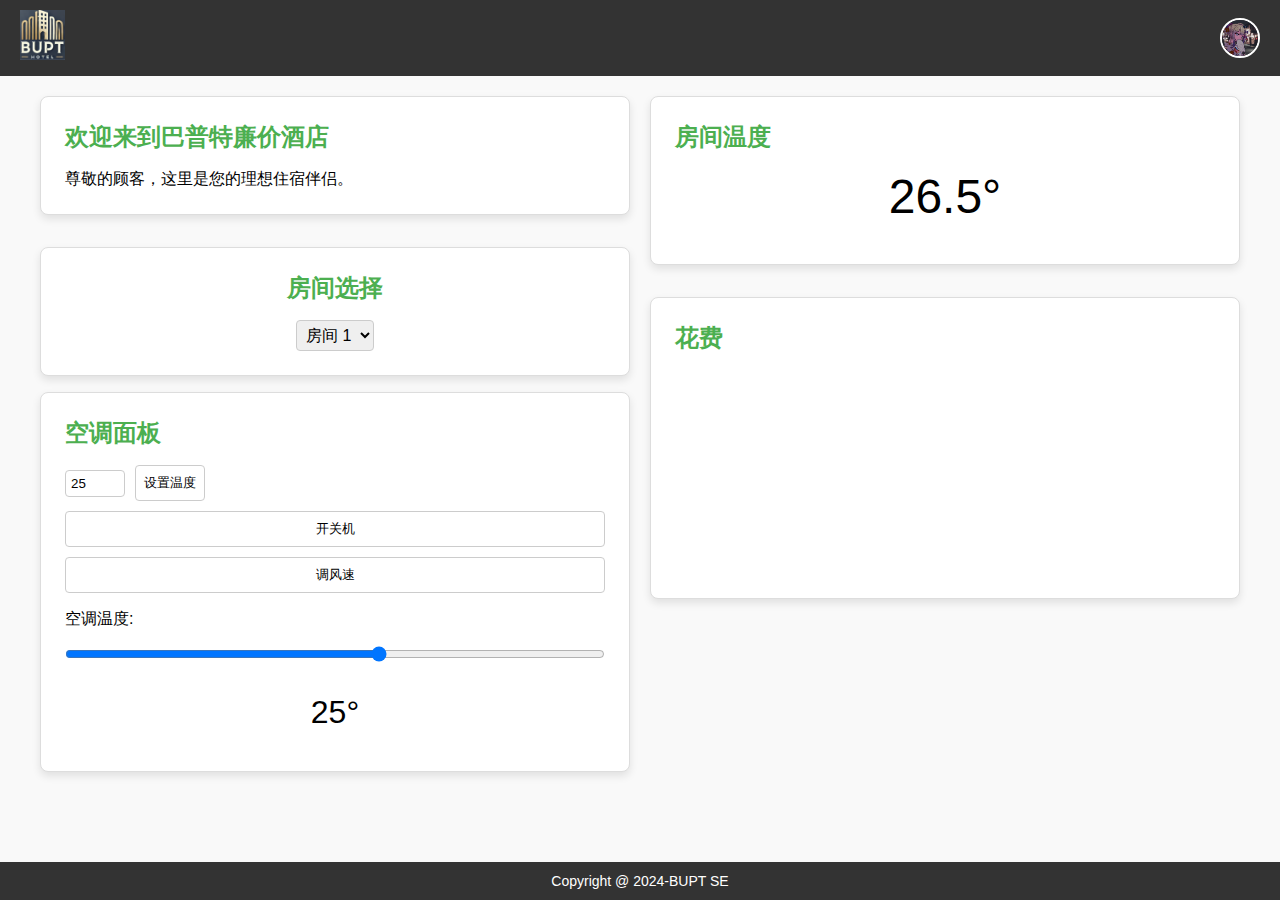
<file: software-master/frontend/html/index.html>
<!DOCTYPE html>
<html lang="en">
<head>
    <meta charset="UTF-8">
    <meta name="viewport" content="width=device-width, initial-scale=1.0">
    <title>Hotel Room Control</title>
    <link rel="stylesheet" href="../css/styles.css">
</head>
<body>
    <header>
        <div class="logo">
            <img src="../assest/logo.png" alt="Hotel Logo" />
        </div>
        <div class="user-profile">
            <img src="../assest/guest.png" alt="Guest Avatar" class="avatar" />
        </div>
    </header>

    <main>
        <div class="container">
            <div class="left-column">
                <section id="welcome-section" class="panel">
                    <h2>欢迎来到巴普特廉价酒店</h2>
                    <p>尊敬的顾客，这里是您的理想住宿伴侣。</p>
                </section>
                 <section id="room-id-selector" class="panel">
                     <h2>房间选择</h2>
                      <select id="room-id" onchange="setRoomId(this.value)">
                        <option value="1">房间 1</option>
                        <option value="2">房间 2</option>
                        <option value="3">房间 3</option>
                          <option value="4">房间 4</option>
                          <option value="5">房间 5</option>
                      </select>
                </section>
                <section id="air-conditioner-control" class="panel">
                    <h2>空调面板</h2>
                    <div class="controls">
                        <div class="temp-input-container">
                            <input type="number" id="temp-input" min="18" max="30" value="25">
                            <button onclick="setTemperature()">设置温度</button>
                        </div>
                        <button onclick="togglePower()">开关机</button>
                        <button onclick="changeFanSpeed()">调风速</button>
                    </div>
                    <label for="ac-temp">空调温度:</label>
                    <input type="range" id="ac-temp" min="18" max="30" value="25" oninput="updateDisplayTemp()">
                    <span id="display-temp">25°</span>
                    <div id="fan-speed-icon"></div>
                </section>

            </div>

            <div class="right-column">
                <section id="room-temperature" class="panel">
                    <h2>房间温度</h2>
                    <span id="current-temp">26.5°</span>
                </section>

                <section id="expenses" class="panel">
                    <h2>花费</h2>
                    <canvas id="expense-chart"></canvas>
                </section>
            </div>
        </div>
    </main>

    <footer>
        <a href="https://github.com/prepikes/software" target="_blank">
            Copyright @ 2024-BUPT SE
        </a>
    </footer>

    <script src="../js/scripts.js"></script>
</body>
</html>
</file>
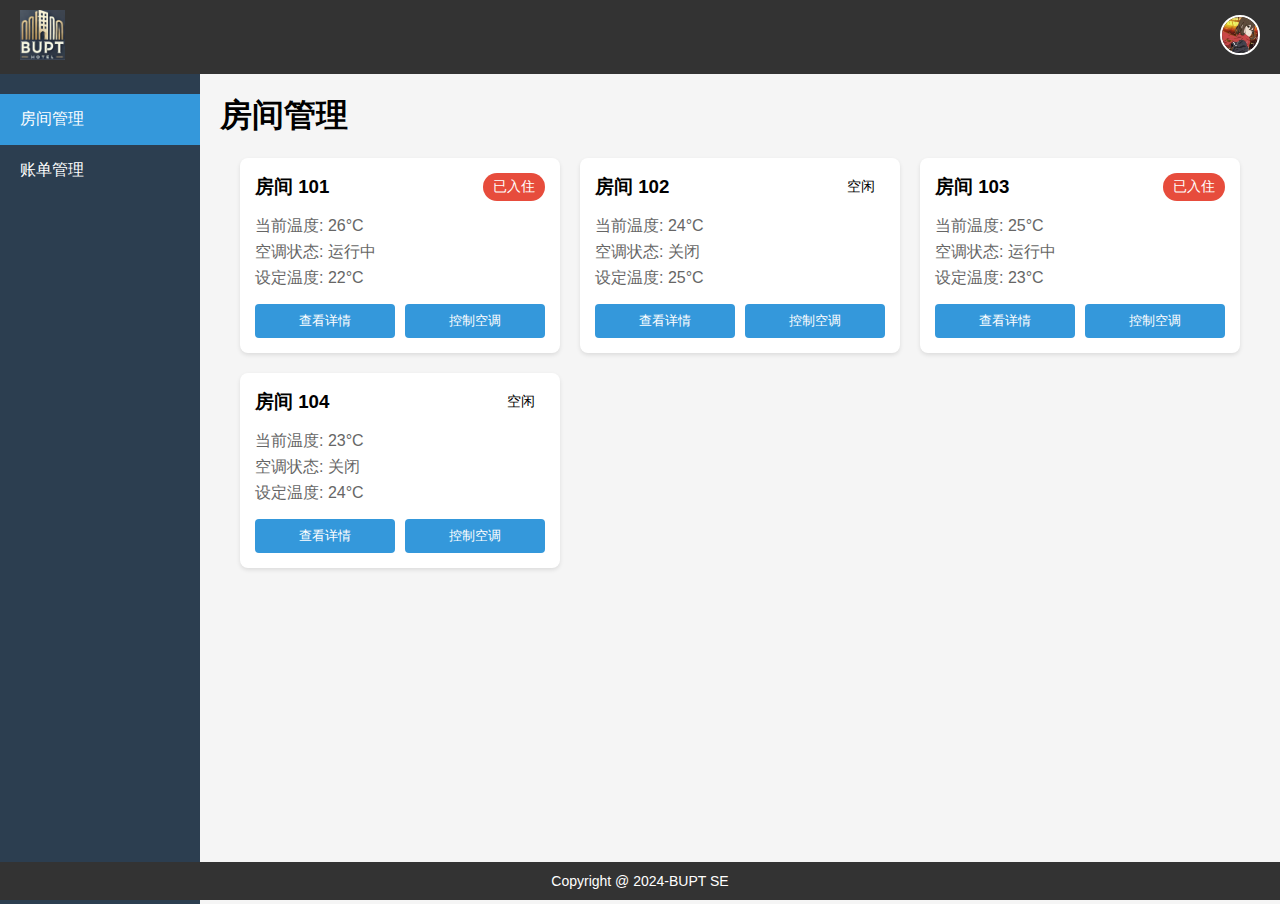
<file: software-master/frontend/html/admin_index.html>
<!DOCTYPE html>
<html lang="en">
<head>
    <meta charset="UTF-8">
    <meta name="viewport" content="width=device-width, initial-scale=1.0">
    <title>酒店管理系统</title>
    <link rel="stylesheet" href="../css/admin_styles.css">
</head>
<body>
    <header>
        <div class="logo">
            <img src="../assest/logo.png" alt="Hotel Logo" />
        </div>
        <div class="user-profile">
            <img src="../assest/admin.png" alt="Admin Avatar" class="avatar" />
        </div>
    </header>

    <div class="main-container">
        <!-- 左侧导航栏 -->
        <nav class="sidebar">
            <button class="nav-button active" onclick="switchPage('room-management')">
                房间管理
            </button>
            <button class="nav-button" onclick="switchPage('bill-management')">
                账单管理
            </button>
        </nav>

        <!-- 右侧内容区域 -->
        <main class="content">
            <!-- 房间管理页面 -->
            <div id="room-management" class="page active">
                <h1>房间管理</h1>
                <div class="room-grid">
                    <!-- 删除静态示例房间卡片，所有房间卡片将通过 JavaScript 动态生成 -->
                </div>
            </div>

            <!-- 账单管理页面 -->
            <div id="bill-management" class="page">
                <h1>账单管理</h1>
                <div class="bill-container">
                    <div class="bill-filters">
                        <input type="date" class="date-filter">
                        <select class="room-filter">
                            <option value="">选择房间</option>
                            <option value="101">101房</option>
                            <option value="102">102房</option>
                        </select>
                        <button class="search-btn">搜索</button>
                    </div>
                    <div class="bill-table">
                        <table>
                            <thead>
                                <tr>
                                    <th>房间号</th>
                                    <th>日期</th>
                                    <th>使用时长</th>
                                    <th>费用</th>
                                    <th>状态</th>
                                </tr>
                            </thead>
                            <tbody>
                                <!-- 账单数据将通过JavaScript动态添加 -->
                            </tbody>
                        </table>
                    </div>
                </div>
            </div>

            <!-- 空调详单页面 -->
            <div id="ac-details" class="page">
                <div class="page-header">
                    <button class="back-btn" onclick="switchPage('room-management')">返回</button>
                    <h1>空调详单</h1>
                </div>
                <div class="details-container">
                    <div class="details-header">
                        <h2>房间号：<span id="detail-room-number">101</span></h2>
                    </div>
                    <div class="details-content">
                        <div class="detail-item">
                            <label>费用：</label>
                            <span id="current-cost">¥25.5</span>
                        </div>
                        <div class="detail-item">
                            <label>费率：</label>
                            <span id="current-rate">¥0.5/时</span>
                        </div>
                        <div class="detail-item">
                            <label>风速：</label>
                            <span id="current-speed">中速</span>
                        </div>
                        <div class="detail-item">
                            <label>开始时间：</label>
                            <span id="start-time">2024-03-20 14:30</span>
                        </div>
                        <div class="detail-item">
                            <label>结束时间：</label>
                            <span id="end-time">2024-03-20 16:30</span>
                        </div>
                    </div>
                </div>
            </div>

            <!-- 空调控制面板页面 -->
            <div id="ac-control" class="page">
                <div class="page-header">
                    <button class="back-btn" onclick="switchPage('room-management')">返回</button>
                    <h1>空调控制面板</h1>
                    <h2>房间号：<span id="control-room-number">101</span></h2>
                </div>
                <div class="control-panel">
                    <div class="panel">
                        <h2>空调控制</h2>
                        <div class="controls">
                            <div class="temp-input-container">
                                <input type="number" id="temp-input" min="18" max="30" value="25">
                                <button onclick="setTemperature()">设置温度</button>
                            </div>
                            <button onclick="togglePower()">开关机</button>
                            <button onclick="changeFanSpeed()">调风速</button>
                        </div>
                        <label for="ac-temp">空调温度:</label>
                        <input type="range" id="ac-temp" min="18" max="30" value="25" oninput="updateDisplayTemp()">
                        <span id="display-temp">25°</span>
                        <div class="fan-speed-container">
                            <label>风速:</label>
                            <div id="fan-speed-icon"></div>
                        </div>
                    </div>
                </div>
            </div>
        </main>
    </div>

    <footer>
        <a href="https://github.com/prepikes/software" target="_blank">
            Copyright @ 2024-BUPT SE
        </a>
    </footer>

    <script src="../js/admin_scripts.js"></script>
</body>
</html>
</file>
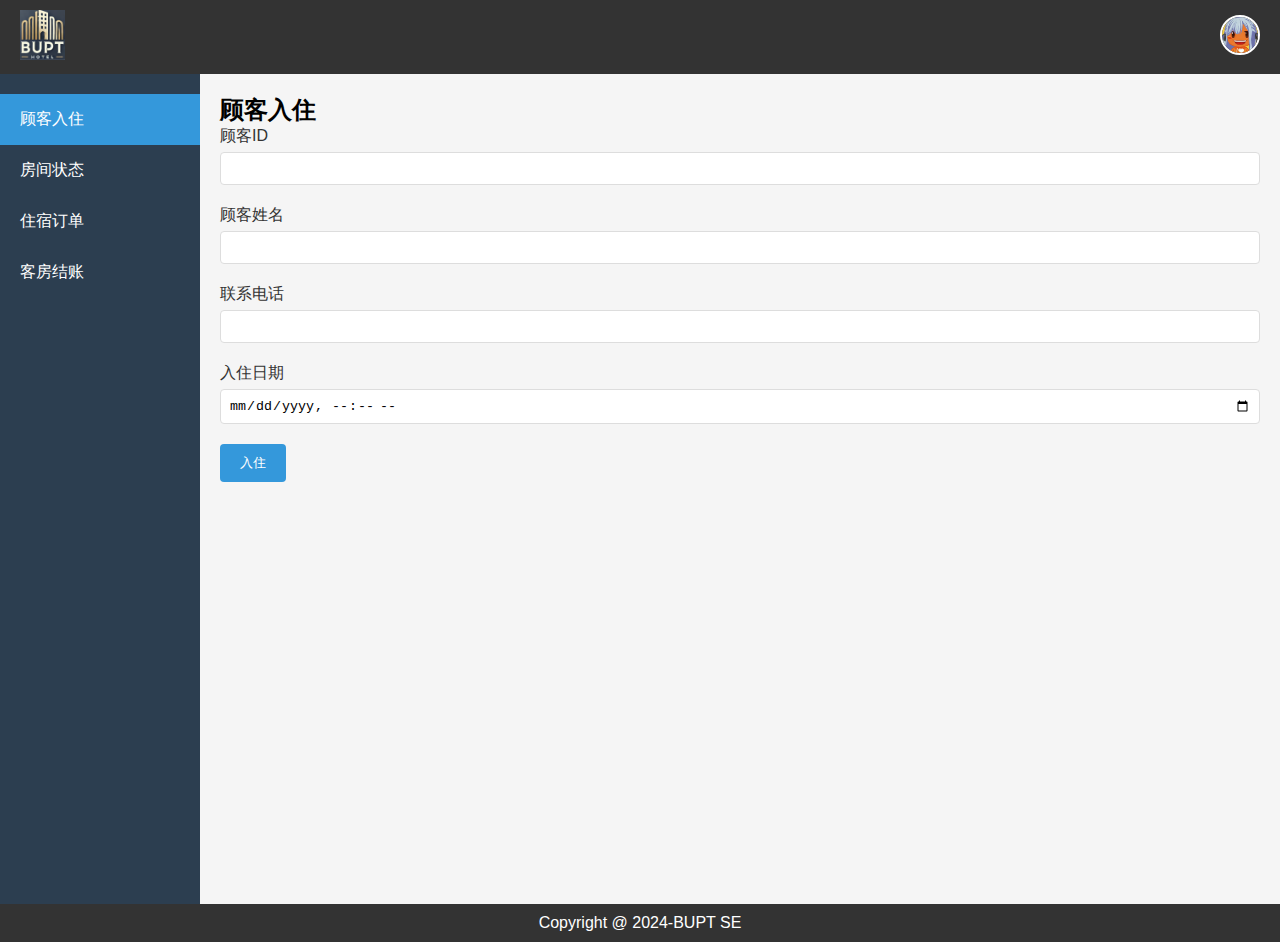
<file: software-master/frontend/html/frontdesk.html>
<!DOCTYPE html>
<html lang="en">
<head>
    <meta charset="UTF-8">
    <meta name="viewport" content="width=device-width, initial-scale=1.0">
    <title>前台管理系统</title>
    <link rel="stylesheet" href="../css/frontdesk_styles.css">
</head>
<body>
    <header>
        <div class="logo">
            <img src="../assest/logo.png" alt="Hotel Logo" />
        </div>
        <div class="user-profile">
            <img src="../assest/receptionist.png" alt="Front Desk Avatar" class="avatar" />
        </div>
    </header>

    <div class="main-container">
        <!-- 左侧导航栏 -->
        <nav class="sidebar">
            <button class="nav-button active" onclick="switchPage('customer-registration')">
                顾客入住
            </button>
            <button class="nav-button" onclick="switchPage('room-status')">
                房间状态
            </button>
            <button class="nav-button" onclick="switchPage('accommodation-order')">
                住宿订单
                
            </button>
            <button class="nav-button" onclick="switchPage('check-out')">
                客房结账
            </button>
        </nav>

        <!-- 右侧内容区域 -->
        <main class="content">
            <!-- 顾客入住页面 -->
            <div id="customer-registration" class="page active">
                <h2>顾客入住</h2>
                <div class="registration-form">
                    <div class="form-group">
                        <label for="cust-id">顾客ID</label>
                        <input type="text" id="cust-id" required>
                    </div>
                    <div class="form-group">
                        <label for="cust-name">顾客姓名</label>
                        <input type="text" id="cust-name" required>
                    </div>
                    <div class="form-group">
                        <label for="phone-number">联系电话</label>
                        <input type="tel" id="phone-number" required>
                    </div>
                    <div class="form-group">
                        <label for="check-in-date">入住日期</label>
                        <input type="datetime-local" id="check-in-date" required>
                    </div>
                    <button onclick="registerCustomer()" class="submit-btn">入住</button>
                </div>
            </div>

            <!-- 房间状态页面 -->
            <div id="room-status" class="page">
                <h2>房间状态查询</h2>
                <div class="status-container">
                    <div class="date-picker">
                        <label for="query-date">查询日期</label>
                        <input type="date" id="query-date" onchange="checkRoomState()">
                    </div>
                    <div class="room-status-grid" id="room-status-grid">
                        <!-- 房间状态卡片将通过JavaScript动态生成 -->
                    </div>
                </div>
            </div>

            <!-- 住宿订单页面 -->
            <div id="accommodation-order" class="page">
                <h2>创建住宿订单</h2>
                <div class="order-form">
                    <div class="form-group">
                        <label for="customer-id">顾客ID</label>
                        <input type="text" id="customer-id" required>
                    </div>
                    <div class="form-group">
                        <label for="room-id">房间号</label>
                        <input type="number" id="room-id" required>
                    </div>
                    <button onclick="createAccommodationOrder()" class="submit-btn">创建订单</button>
                </div>
            </div>

            <!-- 结账页面 -->
            <div id="check-out" class="page">
                <h2>客房结账</h2>
                <div class="checkout-form">
                    <div class="form-group">
                        <label for="checkout-room-id">房间号</label>
                        <input type="number" id="checkout-room-id" required>
                    </div>
                    <button onclick="processCheckout()" class="submit-btn">结账</button>
                </div>
                
                <!-- 结账详情弹窗 -->
                <div id="checkout-details" class="modal">
                    <div class="modal-content">
                        <h3>结账详情</h3>
                        <div id="checkout-info"></div>
                        <div class="button-group">
                            <button onclick="confirmPayment()" class="submit-btn">确认支付</button>
                            <button onclick="cancelCheckout()" class="cancel-btn">取消</button>
                        </div>
                    </div>
                </div>
            </div>
        </main>
    </div>

    <footer>
        <a href="https://github.com/prepikes/software" target="_blank">
            Copyright @ 2024-BUPT SE
        </a>
    </footer>

    <script src="../js/frontdesk_scripts.js"></script>
</body>
</html>
</file>
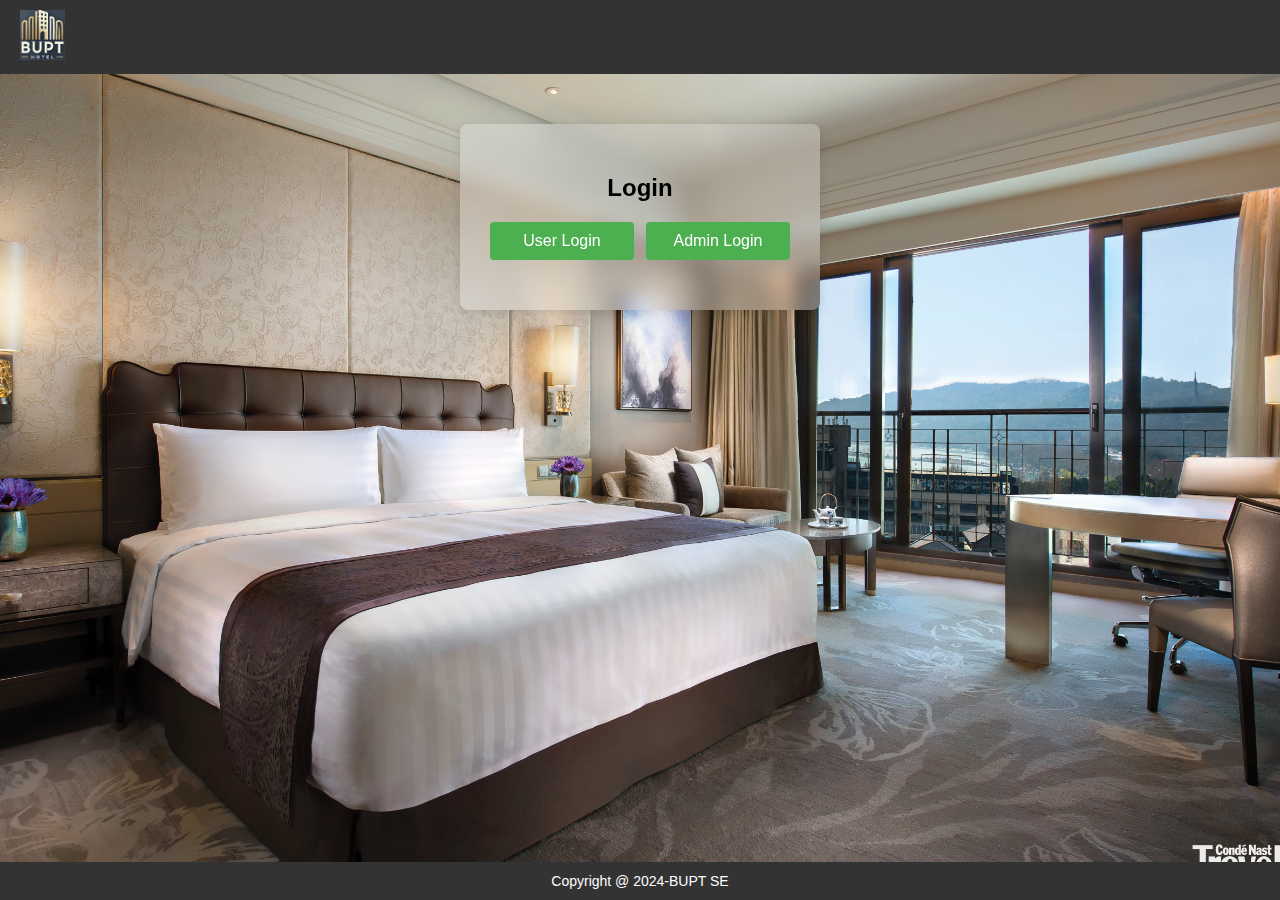
<file: software-master/frontend/html/login.html>
<!DOCTYPE html>
<html lang="en">
<head>
    <meta charset="UTF-8">
    <meta name="viewport" content="width=device-width, initial-scale=1.0">
    <title>Hotel Room Control - Login</title>
    <link rel="stylesheet" href="../css/login_styles.css">
</head>
<body>
    <header>
        <div class="logo">
            <img src="../assest/logo.png" alt="Hotel Logo">
        </div>
    </header>

    <!-- Login Form Section -->
    <div class="login-container">
        <h2>Login</h2>
        
        <!-- Identity Selection -->
        <div class="identity-selection">
            <button id="userLoginBtn">User Login</button>
            <button id="adminLoginBtn">Admin Login</button>
        </div>

        <!-- User Login Form (Initially hidden) -->
        <form id="userLoginForm" class="login-form" style="display: none;">
            <div class="input-group">
                <label for="username">Room Number</label>
                <input type="text" id="username" name="username" placeholder="Enter room number" required />
            </div>
            <div class="input-group">
                <label for="password">ID Card Number</label>
                <input type="password" id="password" name="password" placeholder="Enter ID card number" required />
            </div>
            <button type="submit">Login</button>
        </form>

        <!-- Admin Login Form (Initially hidden) -->
        <form id="adminLoginForm" class="login-form" style="display: none;">
            <div class="input-group">
                <label for="adminUsername">Username</label>
                <input type="text" id="adminUsername" name="adminUsername" placeholder="Enter admin username" required />
            </div>
            <div class="input-group">
                <label for="adminPassword">Password</label>
                <input type="password" id="adminPassword" name="adminPassword" placeholder="Enter admin password" required />
            </div>
            <button type="submit">Login</button>
        </form>

        <div id="error-message" class="error-message"></div>
    </div>

    <footer>
        <a href="https://github.com/prepikes/software" target="_blank">
            Copyright @ 2024-BUPT SE
        </a>
    </footer>

    <script src="../js/login_scripts.js"></script>
</body>
</html>
</file>
<file: software-master/frontend/css/styles.css>
* {
    margin: 0;
    padding: 0;
    box-sizing: border-box;
}

body {
    font-family: Arial, sans-serif;
    background-color: #f9f9f9;
    min-height: 100vh;
    display: flex;
    flex-direction: column;
}
#room-id-selector {
    margin-bottom: 1rem;
    text-align: center;
}

#room-id {
    padding: 5px;
    border: 1px solid #ccc;
    border-radius: 4px;
    font-size: 1rem;
}

header {
    display: flex;
    justify-content: space-between;
    align-items: center;
    padding: 10px 20px;
    background-color: #333;
}

.logo {
    font-size: 1.5rem;
}

.logo img {
    height: 50px;
    width: auto;
}

.user-profile {
    display: flex;
    align-items: center;
}

.avatar {
    width: 40px;
    height: 40px;
    border-radius: 50%;
    cursor: pointer;
    border: 2px solid #fff;
}

.avatar:hover {
    opacity: 0.8;
}

main {
    flex: 1;
    padding: 20px;
}

.container {
    display: flex;
    gap: 20px;
    max-width: 1200px;
    margin: 0 auto;
}

.left-column,
.right-column {
    flex: 1;
}

.panel {
    background-color: white;
    border: 1px solid #ddd;
    border-radius: 8px;
    margin-bottom: 2rem;
    padding: 1.5rem;
    box-shadow: 0 4px 8px rgba(0,0,0,0.1);
}

.panel h2 {
    margin-bottom: 1rem;
    color: #4CAF50;
}

.controls {
    display: flex;
    flex-direction: column;
    gap: 10px;
    margin-bottom: 1rem;
}

.controls button {
    padding: 0.5rem;
    border: 1px solid #ccc;
    border-radius: 4px;
    cursor: pointer;
    background-color: #fff;
}

.controls button:hover {
    background-color: #f0f0f0;
}

/* 温度输入框容器样式 */
.temp-input-container {
    display: flex;
    gap: 10px;
    align-items: center;
}

#temp-input {
    width: 60px;
    padding: 5px;
    border: 1px solid #ccc;
    border-radius: 4px;
}

#temp-input:disabled,
.temp-input-container button:disabled {
    background-color: #f5f5f5;
    cursor: not-allowed;
    opacity: 0.7;
}

/* 滑动条样式 */
#air-conditioner-control input[type="range"] {
    width: 100%;
    margin: 1rem 0;
}

#display-temp {
    display: block;
    font-size: 2rem;
    text-align: center;
    margin: 1rem 0;
}

#fan-speed-icon {
    text-align: center;
    margin-top: 1rem;
    font-family: monospace;
    font-size: 1.2rem;
}

.speed-bar {
    display: inline-block;
    width: 8px;
    margin: 0 2px;
    background-color: #ddd;
    transition: all 0.3s ease;
}

/* 添加渐升效果 */
.speed-bar:nth-child(1) {
    height: 15px;
}

.speed-bar:nth-child(2) {
    height: 20px;
}

.speed-bar:nth-child(3) {
    height: 25px;
}

.speed-bar.active {
    background-color: #333;
}

/* 房间温度显示 */
#current-temp {
    display: block;
    font-size: 3rem;
    text-align: center;
    margin: 1rem 0;
}

/* 费用图表容器 */
#expense-chart {
    width: 100%;
    height: 200px;
}

footer {
    background-color: #333;
    color: white;
    text-align: center;
    padding: 10px 0;
    margin-top: auto;
}

footer a {
    color: #fff;
    text-decoration: none;
    font-size: 14px;
}

footer a:hover {
    text-decoration: underline;
}
</file>
<file: software-master/frontend/css/admin_styles.css>
* {
    margin: 0;
    padding: 0;
    box-sizing: border-box;
  }
  
  body {
    font-family: Arial, sans-serif;
    background-color: #f5f5f5;
  }
  
  header {
    display: flex;
    justify-content: space-between;
    align-items: center;
    padding: 10px 20px;
    background-color: #333;
    color: white;
  }
  
  .logo img {
    height: 50px;
    width: auto;
  }
  
  .avatar {
    width: 40px;
    height: 40px;
    border-radius: 50%;
    border: 2px solid white;
  }
  
  .main-container {
    display: flex;
    height: calc(100vh - 70px);
  }
  
  /* 侧边栏样式 */
  .sidebar {
    width: 200px;
    background-color: #2c3e50;
    padding: 20px 0;
    display: flex;
    flex-direction: column;
  }
  
  .nav-button {
    padding: 15px 20px;
    border: none;
    background: none;
    color: white;
    text-align: left;
    font-size: 16px;
    cursor: pointer;
    transition: background-color 0.3s;
  }
  
  .nav-button:hover {
    background-color: #34495e;
  }
  
  .nav-button.active {
    background-color: #3498db;
  }
  
  /* 主内容区域样式 */
  .content {
    flex: 1;
    padding: 20px;
    overflow-y: auto;
  }
  
  /* 房间管理页面样式 */
  .room-grid {
    display: grid;
    grid-template-columns: repeat(auto-fill, minmax(300px, 1fr));
    gap: 20px;
    padding: 20px;
  }
  
  .room-card {
    background: white;
    border-radius: 8px;
    padding: 15px;
    box-shadow: 0 2px 4px rgba(0,0,0,0.1);
  }
  
  .room-header {
    display: flex;
    justify-content: space-between;
    align-items: center;
    margin-bottom: 15px;
  }
  
  .status {
    padding: 5px 10px;
    border-radius: 15px;
    font-size: 14px;
  }
  
  .status.occupied {
    background-color: #e74c3c;
    color: white;
  }
  
  .room-info {
    margin-bottom: 15px;
  }
  
  .room-info p {
    margin: 5px 0;
    color: #666;
  }
  
  .room-controls {
    display: flex;
    gap: 10px;
  }
  
  .control-btn {
    flex: 1;
    padding: 8px;
    border: none;
    border-radius: 4px;
    background-color: #3498db;
    color: white;
    cursor: pointer;
  }
  
  .control-btn:hover {
    background-color: #2980b9;
  }
  
  /* 账单管理页面样式 */
  .bill-container {
    background: white;
    border-radius: 8px;
    padding: 20px;
    box-shadow: 0 2px 4px rgba(0,0,0,0.1);
  }
  
  .bill-filters {
    display: flex;
    gap: 15px;
    margin-bottom: 20px;
  }
  
  .date-filter,
  .room-filter {
    padding: 8px;
    border: 1px solid #ddd;
    border-radius: 4px;
  }
  
  .search-btn {
    padding: 8px 15px;
    background-color: #3498db;
    color: white;
    border: none;
    border-radius: 4px;
    cursor: pointer;
  }
  
  .bill-table {
    width: 100%;
    overflow-x: auto;
  }
  
  table {
    width: 100%;
    border-collapse: collapse;
  }
  
  th, td {
    padding: 12px;
    text-align: left;
    border-bottom: 1px solid #ddd;
  }
  
  th {
    background-color: #f8f9fa;
    font-weight: bold;
  }
  
  /* 页面切换相关样式 */
  .page {
    display: none;
  }
  
  .page.active {
    display: block;
  }
  
  /* 添加返回按钮样式 */
  .page-header {
    display: flex;
    align-items: center;
    margin-bottom: 20px;
    gap: 20px;
  }
  
  .back-btn {
    padding: 8px 15px;
    background-color: #666;
    color: white;
    border: none;
    border-radius: 4px;
    cursor: pointer;
  }
  
  .back-btn:hover {
    background-color: #555;
  }
  
  /* 空调详单页面样式 */
  .details-container {
    background: white;
    border-radius: 8px;
    padding: 20px;
    box-shadow: 0 2px 4px rgba(0,0,0,0.1);
    max-width: 600px;
    margin: 0 auto;
  }
  
  .details-header {
    margin-bottom: 20px;
    padding-bottom: 10px;
    border-bottom: 1px solid #eee;
  }
  
  .detail-item {
    display: flex;
    padding: 15px 0;
    border-bottom: 1px solid #f5f5f5;
  }
  
  .detail-item label {
    width: 100px;
    color: #666;
  }
  
  .detail-item span {
    flex: 1;
    color: #333;
  }
  
  /* 空调控制面板样式 */
  .control-panel {
    max-width: 800px;
    margin: 0 auto;
    padding: 20px;
  }
  
  .control-panel .panel {
    background: white;
    border-radius: 8px;
    padding: 20px;
    box-shadow: 0 2px 4px rgba(0,0,0,0.1);
  }
  
  #display-temp {
    font-size: 2rem;
    text-align: center;
    margin-top: 1rem;
    display: block;
  }
  
  #fan-speed-icon {
    font-size: 2rem;
    text-align: center;
    margin-top: 1rem;
  }
  
  /* 添加到文件末尾 */
  footer {
    position: fixed;
    bottom: 0;
    width: 100%;
    padding: 10px 0;
    background-color: #333;
    text-align: center;
  }
  
  footer a {
    color: #fff;
    text-decoration: none;
    font-size: 14px;
  }
  
  footer a:hover {
    text-decoration: underline;
  }
  
  .fan-speed-container {
    margin-top: 1rem;
    text-align: center;
  }
  
  .fan-speed-container label {
    display: block;
    margin-bottom: 0.5rem;
    color: #666;
  }
  
  #fan-speed-icon {
    text-align: center;
    margin-top: 1rem;
    font-family: monospace;
    font-size: 1.2rem;
  }
  
  .speed-bar {
    display: inline-block;
    width: 8px;
    margin: 0 2px;
    background-color: #ddd;
    transition: all 0.3s ease;
  }
  
  .speed-bar:nth-child(1) {
    height: 15px;
  }
  
  .speed-bar:nth-child(2) {
    height: 20px;
  }
  
  .speed-bar:nth-child(3) {
    height: 25px;
  }
  
  .speed-bar.active {
    background-color: #333;
  }
</file>
<file: software-master/frontend/css/frontdesk_styles.css>
* {
    margin: 0;
    padding: 0;
    box-sizing: border-box;
}

body {
    font-family: Arial, sans-serif;
    background-color: #f5f5f5;
}

header {
    display: flex;
    justify-content: space-between;
    align-items: center;
    padding: 10px 20px;
    background-color: #333;
    color: white;
}

.logo img {
    height: 50px;
    width: auto;
}

.avatar {
    width: 40px;
    height: 40px;
    border-radius: 50%;
    border: 2px solid white;
}

.main-container {
    display: flex;
    height: calc(100vh - 70px);
}

.sidebar {
    width: 200px;
    background-color: #2c3e50;
    padding: 20px 0;
    display: flex;
    flex-direction: column;
}

.nav-button {
    padding: 15px 20px;
    border: none;
    background: none;
    color: white;
    text-align: left;
    font-size: 16px;
    cursor: pointer;
    transition: background-color 0.3s;
}

.nav-button:hover {
    background-color: #34495e;
}

.nav-button.active {
    background-color: #3498db;
}

.content {
    flex: 1;
    padding: 20px;
    overflow-y: auto;
}

.page {
    display: none;
    opacity: 0;
    transition: opacity 0.3s ease;
}

.page.active {
    display: block;
    opacity: 1;
}

/* 表单样式 */
.form-group {
    margin-bottom: 20px;
}

.form-group label {
    display: block;
    margin-bottom: 5px;
    color: #333;
}

.form-group input {
    width: 100%;
    padding: 8px;
    border: 1px solid #ddd;
    border-radius: 4px;
}

.submit-btn {
    padding: 10px 20px;
    background-color: #3498db;
    color: white;
    border: none;
    border-radius: 4px;
    cursor: pointer;
}

.submit-btn:hover {
    background-color: #2980b9;
}

/* 房间状态网格 */
.room-status-grid {
    display: grid;
    grid-template-columns: repeat(5, 1fr);
    gap: 20px;
    margin-top: 20px;
    padding: 20px;
}

.room-card {
    background: white;
    padding: 20px;
    border-radius: 8px;
    box-shadow: 0 2px 4px rgba(0,0,0,0.1);
    text-align: center;
}

.room-card h3 {
    margin-bottom: 10px;
    color: #333;
}

.room-card .status {
    display: inline-block;
    padding: 6px 12px;
    border-radius: 4px;
    font-size: 14px;
    margin-top: 10px;
    font-weight: bold;
}

.total-fee {
    font-size: 1.2em;
    font-weight: bold;
    color: #e74c3c;
    padding: 10px;
    border-top: 1px solid #ddd;
    margin-top: 10px;
}

#checkout-info {
    margin: 20px 0;
    padding: 15px;
    background-color: #f8f9fa;
    border-radius: 4px;
    line-height: 1.6;
}

#checkout-info p {
    margin: 8px 0;
}

.status.available {
    background-color: #2ecc71;
    color: white;
}

.status.occupied {
    background-color: #e74c3c;
    color: white;
}

.status.reserved {
    background-color: #f1c40f;
    color: white;
}

.status.maintenance {
    background-color: #95a5a6;
    color: white;
}

footer {
    background-color: #333;
    color: white;
    text-align: center;
    padding: 10px 0;
}

footer a {
    color: white;
    text-decoration: none;
}

footer a:hover {
    text-decoration: underline;
}

/* 结账详情弹窗样式 */
.modal {
    display: none;
    position: fixed;
    top: 0;
    left: 0;
    width: 100%;
    height: 100%;
    background-color: rgba(0,0,0,0.5);
    z-index: 1000;
}

.modal-content {
    background-color: white;
    margin: 15% auto;
    padding: 20px;
    border-radius: 8px;
    width: 80%;
    max-width: 500px;
    position: relative;
}

.button-group {
    display: flex;
    justify-content: space-between;
    margin-top: 20px;
}

.cancel-btn {
    padding: 10px 20px;
    background-color: #e74c3c;
    color: white;
    border: none;
    border-radius: 4px;
    cursor: pointer;
}

.cancel-btn:hover {
    background-color: #c0392b;
}

.fee-item {
    display: flex;
    justify-content: space-between;
    margin: 10px 0;
    padding: 5px 0;
    border-bottom: 1px dashed #ddd;
}

.total-fee {
    font-size: 1.2em;
    font-weight: bold;
    color: #e74c3c;
    padding: 10px;
    border-top: 2px solid #ddd;
    margin-top: 10px;
}
</file>
<file: software-master/frontend/css/login_styles.css>
/* styles.css */

/* Style for the header */
header {
    display: flex;
    justify-content: space-between;
    align-items: center;
    padding: 10px 20px;
    background-color: #333;
}
body {
    margin: 0;
    padding: 0;
    height: 100vh;
    background-image: url('../assest/background.png'); /* 这里替换为你的背景图片路径 */
    background-size: cover; /* 确保背景图充满整个视口 */
    background-position: center; /* 背景图居中 */
    background-repeat: no-repeat; /* 背景图不重复 */
    font-family: Arial, sans-serif;
}
/* Style for the logo */
.logo img {
    height: 50px;
    width: auto;
}

/* Style for the navigation menu */
nav {
    display: flex;
    justify-content: flex-end;
}

nav a {
    color: white;
    text-decoration: none;
    margin: 0 15px;
    font-size: 16px;
}

nav a:hover {
    text-decoration: underline;
}

/* Style for the login container */
.login-container {
    background-color: rgba(255, 255, 255, 0.3);
    padding: 30px;
    border-radius: 8px;
    box-shadow: 0 4px 10px rgba(0, 0, 0, 0.1);
    width: 300px;
    margin: 50px auto;
    backdrop-filter: blur(10px);
}

h2 {
    text-align: center;
    margin-bottom: 20px;
}

.identity-selection {
    display: flex;
    justify-content: space-between;
    margin-bottom: 20px;
}

.identity-selection button {
    width: 48%;
    padding: 10px;
    background-color: #4CAF50;
    color: white;
    border: none;
    border-radius: 4px;
    cursor: pointer;
}

.identity-selection button:hover {
    background-color: #45a049;
}

.input-group {
    margin-bottom: 20px;
}

.input-group label {
    display: block;
    margin-bottom: 5px;
    font-size: 14px;
    color: #555;
}

.input-group input {
    width: 100%;
    padding: 8px;
    border: 1px solid #ddd;
    border-radius: 4px;
    font-size: 16px;
}

button {
    width: 100%;
    padding: 10px;
    background-color: #4CAF50;
    color: white;
    border: none;
    border-radius: 4px;
    font-size: 16px;
    cursor: pointer;
}

button:hover {
    background-color: #45a049;
}

.error-message {
    color: red;
    font-size: 14px;
    text-align: center;
    margin-top: 10px;
}

footer {
    position: fixed;
    bottom: 0;
    width: 100%;
    padding: 10px 0;
    background-color: #333;
    text-align: center;
}

footer a {
    color: #fff;
    text-decoration: none;
    font-size: 14px;
}

footer a:hover {
    text-decoration: underline;
}
</file>
